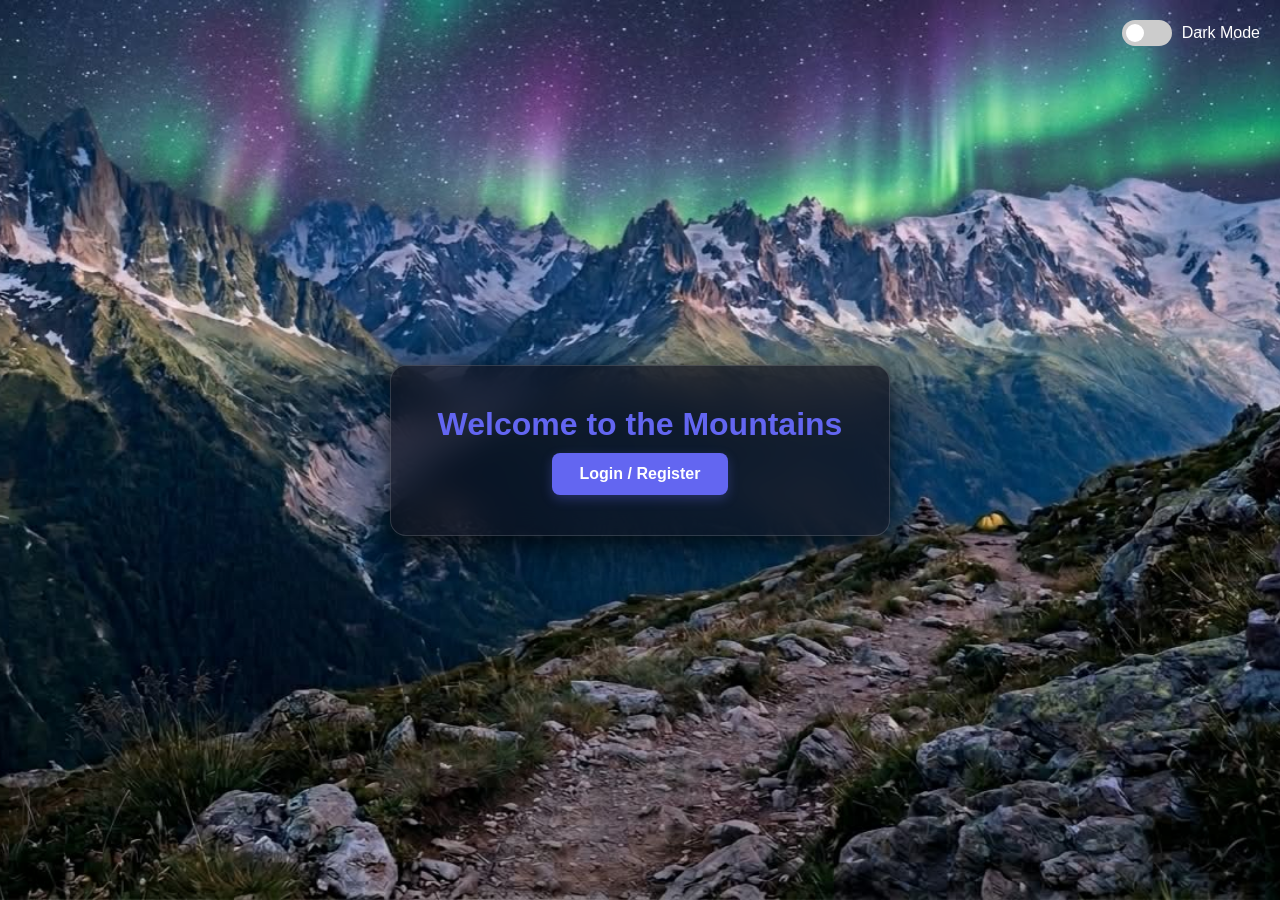
<file: index.html>
<!DOCTYPE html>
<html lang="en">
<head>
    <meta charset="UTF-8">
    <meta name="viewport" content="width=device-width, initial-scale=1.0">
    <title>Welcome Hub</title>
    <link rel="stylesheet" href="style.css">
</head>
<body class="dark-mode">

    <div class="theme-switch-wrapper">
        <label class="theme-switch" for="checkbox">
            <input type="checkbox" id="checkbox" />
            <div class="slider round"></div>
        </label>
        <span id="theme-text" class="theme-text">Dark Mode</span>
    </div>

    <div class="welcome-container">
        <h1>Welcome to the Mountains</h1>
        
        <div class="buttons-hub">
            <a href="login.html" class="btn">Login / Register</a>
        </div>
    </div>

    <script src="script.js"></script>
</body>
</html>
</file>
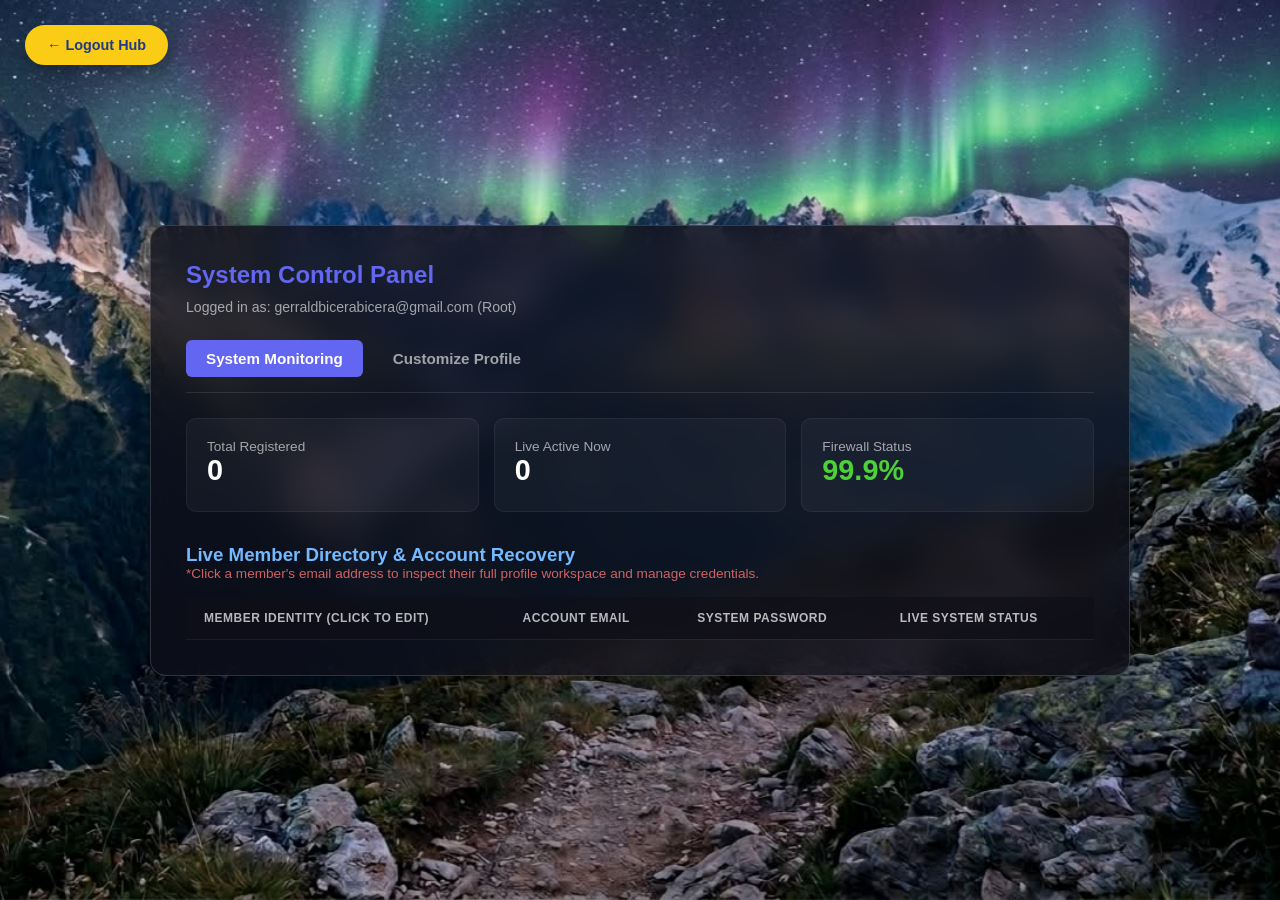
<file: admin.html>
<!DOCTYPE html>
<html lang="en">
<head>
    <meta charset="UTF-8">
    <meta name="viewport" content="width=device-width, initial-scale=1.0">
    <title>Admin Dashboard</title>
    <link rel="stylesheet" href="style.css">
    <style>
        /* CSS PARA SA INSPETION MODAL POP-UP */
        .preview-modal {
            display: none;
            position: fixed;
            top: 0;
            left: 0;
            width: 100%;
            height: 100%;
            background: rgba(0, 0, 0, 0.7);
            backdrop-filter: blur(8px);
            z-index: 9999;
            justify-content: center;
            align-items: center;
        }
        .modal-content {
            background: rgba(30, 30, 45, 0.85);
            border: 1px solid rgba(255, 255, 255, 0.1);
            backdrop-filter: blur(20px);
            padding: 2.5rem;
            border-radius: 16px;
            width: 90%;
            max-width: 450px;
            text-align: center;
            box-shadow: 0 8px 32px 0 rgba(0, 0, 0, 0.37);
            color: #fff;
            position: relative;
        }
        .close-modal-btn {
            position: absolute;
            top: 15px;
            right: 20px;
            font-size: 1.5rem;
            cursor: pointer;
            color: #aaa;
            transition: color 0.2s;
        }
        .close-modal-btn:hover { color: #fff; }
        .modal-avatar {
            width: 100px;
            height: 100px;
            border-radius: 50%;
            margin: 0 auto 1.5rem;
            background-color: #5758bb;
            background-size: cover;
            background-position: center;
            border: 3px solid var(--accent-color, #786fa6);
            display: flex;
            align-items: center;
            justify-content: center;
            font-size: 2.5rem;
            font-weight: bold;
        }
        .modal-bio-box {
            background: rgba(0, 0, 0, 0.3);
            padding: 1rem;
            border-radius: 8px;
            margin: 1.5rem 0;
            text-align: left;
            min-height: 60px;
            font-size: 0.9rem;
            border: 1px solid rgba(255, 255, 255, 0.05);
            word-wrap: break-word;
        }
        .btn-danger {
            background: #ff7675;
            color: #white;
            border: none;
            padding: 0.7rem 1.5rem;
            border-radius: 8px;
            cursor: pointer;
            font-weight: bold;
            width: 100%;
            transition: background 0.2s;
        }
        .btn-danger:hover { background: #d63031; }
        .clickable-email {
            color: #74b9ff;
            cursor: pointer;
            text-decoration: underline;
        }
        .clickable-email:hover { color: #0984e3; }
    </style>
</head>
<body class="dark-mode">

    <a href="index.html" class="back-hub-btn">← Logout Hub</a>

    <div class="admin-workspace-card">
        <div class="admin-header-main">
            <h2>System Control Panel</h2>
            <p>Logged in as: gerraldbicerabicera@gmail.com (Root)</p>
        </div>

        <!-- Navigation Tabs -->
        <div class="admin-tabs-nav">
            <button class="tab-nav-btn active" onclick="switchAdminTab('monitoring-tab')">System Monitoring</button>
            <button class="tab-nav-btn" onclick="switchAdminTab('profile-tab')">Customize Profile</button>
        </div>

        <!-- TAB 1: Live Monitoring Panel -->
        <div id="monitoring-tab" class="admin-tab-content active">
            <div class="stats-grid">
                <div class="stat-card">
                    <p>Total Registered</p>
                    <h3>0</h3>
                </div>
                <div class="stat-card">
                    <p>Live Active Now</p>
                    <h3>0</h3>
                </div>
                <div class="stat-card">
                    <p>Firewall Status</p>
                    <h3 style="color: #4cd137;">99.9%</h3>
                </div>
            </div>

            <h3 style="margin-top: 2rem; color: #74b9ff;">Live Member Directory & Account Recovery</h3>
            <p style="font-size: 0.85rem; color: #ff7675; margin-bottom: 1rem;">*Click a member's email address to inspect their full profile workspace and manage credentials.</p>

            <div class="admin-table-wrapper">
                <table class="admin-table">
                    <thead>
                        <tr>
                            <th>MEMBER IDENTITY (CLICK TO EDIT)</th>
                            <th>ACCOUNT EMAIL</th>
                            <th>SYSTEM PASSWORD</th>
                            <th>LIVE SYSTEM STATUS</th>
                        </tr>
                    </thead>
                    <tbody id="adminTableBody">
                        <!-- Dynamic lines handled via javascript -->
                    </tbody>
                </table>
            </div>
        </div>

        <!-- TAB 2: Admin Profile View Configuration -->
        <div id="profile-tab" class="admin-tab-content">
            <div class="profile-custom-wrapper">
                <div class="profile-custom-layout">
                    <div class="avatar-upload-block">
                        <div class="admin-avatar-bubble" id="avatarPreview" onclick="triggerAvatarUpload()">
                            <span id="avatarInitial">A</span>
                        </div>
                        <input type="file" id="avatarFileInput" accept="image/*" style="display: none;" onchange="handleAvatarChange(this)">
                        <p class="avatar-label">Click bubble to change Admin DP</p>
                    </div>

                    <div class="profile-form-grid">
                        <div class="input-group">
                            <label>Display Name</label>
                            <input type="text" id="sysNameInput">
                        </div>
                        <div class="input-group">
                            <label>Admin Bio / About Me</label>
                            <textarea id="sysBioInput"></textarea>
                        </div>
                        <button type="button" class="btn" id="saveProfileBtn">Save Admin Profile</button>
                    </div>
                </div>
            </div>
        </div>
    </div>

    <!-- MODERN MODAL FOR USER INSPECTION & DATA TERMINATION -->
    <div id="userPreviewModal" class="preview-modal">
        <div class="modal-content">
            <span class="close-modal-btn" onclick="closeInspectorModal()">&times;</span>
            <h3 style="margin-bottom: 1.5rem; color: #74b9ff;">Member Profiling Inspector</h3>
            
            <div class="modal-avatar" id="modalUserAvatar">
                <span id="modalUserInitial">M</span>
            </div>
            
            <h2 id="modalUserName" style="margin-bottom: 0.2rem;">User Name</h2>
            <p id="modalUserEmail" style="font-size: 0.85rem; color: #aaa; margin-bottom: 1rem;">user@domain.com</p>
            
            <div style="text-align: left; font-size: 0.8rem; color: #74b9ff; font-weight: bold;">Member Bio Configuration:</div>
            <div class="modal-bio-box" id="modalUserBio">
                No bio information available.
            </div>
            
            <button type="button" class="btn-danger" id="deleteUserBtn">Terminate & Delete Account</button>
        </div>
    </div>

    <script src="admin.js"></script>
</body>
</html>
</file>
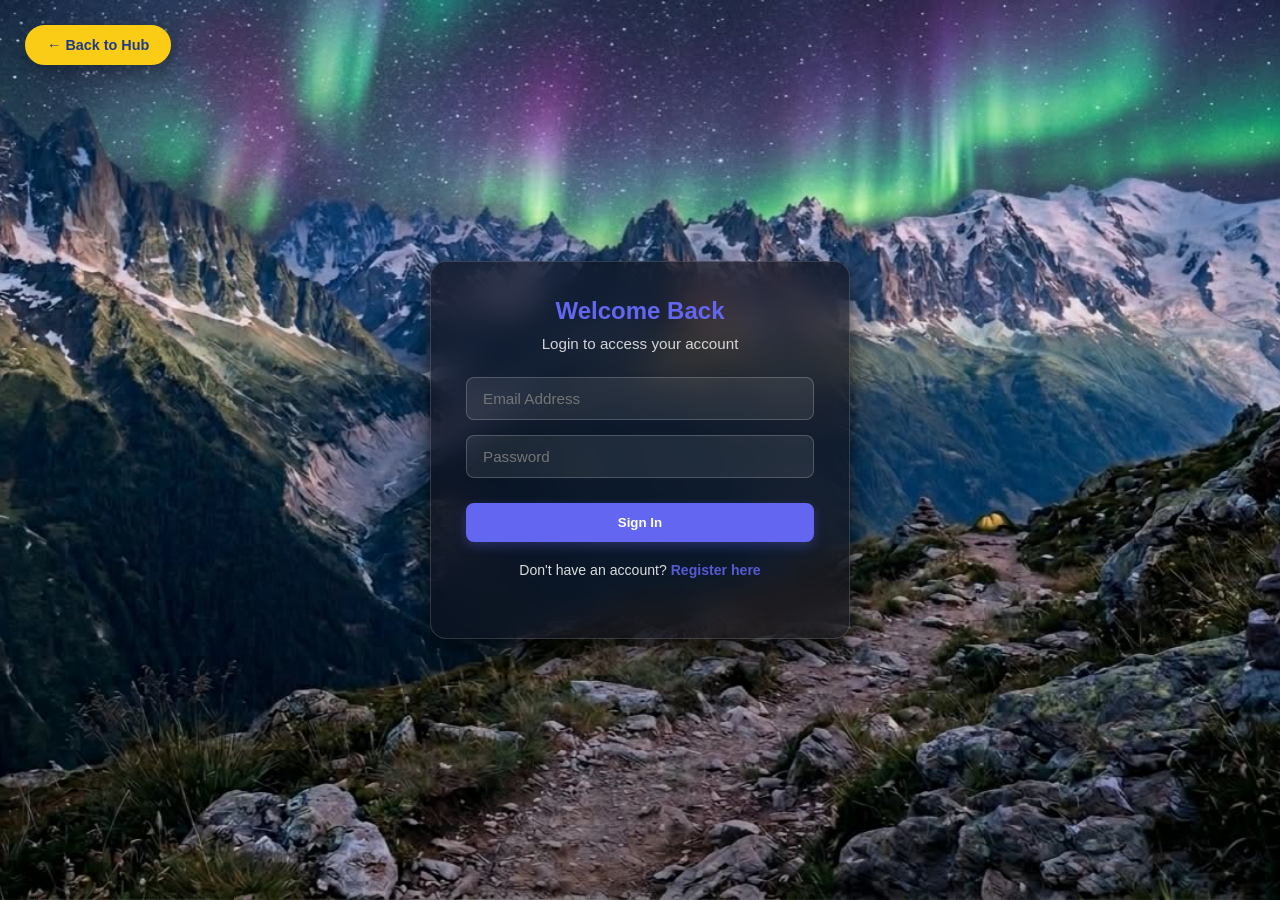
<file: login.html>
<!DOCTYPE html>
<html lang="en">
<head>
    <meta charset="UTF-8">
    <meta name="viewport" content="width=device-width, initial-scale=1.0">
    <title>Login</title>
    <link rel="stylesheet" href="style.css">
</head>
<body class="dark-mode">

    <a href="index.html" class="back-hub-btn">← Back to Hub</a>

    <div class="form-container">
        <form id="login-form" class="auth-form-static">
            <h2>Welcome Back</h2>
            <p>Login to access your account</p>
            
            <div class="input-group">
                <input type="email" id="login-email" placeholder="Email Address" required>
            </div>
            <div class="input-group">
                <input type="password" id="login-password" placeholder="Password" required>
            </div>
            
            <button type="submit" class="btn btn-block">Sign In</button>
            
            <p class="form-footer">
                Don't have an account? <a href="register.html">Register here</a>
            </p>
        </form>
    </div>

    <script src="auth.js"></script>
</body>
</html>
</file>
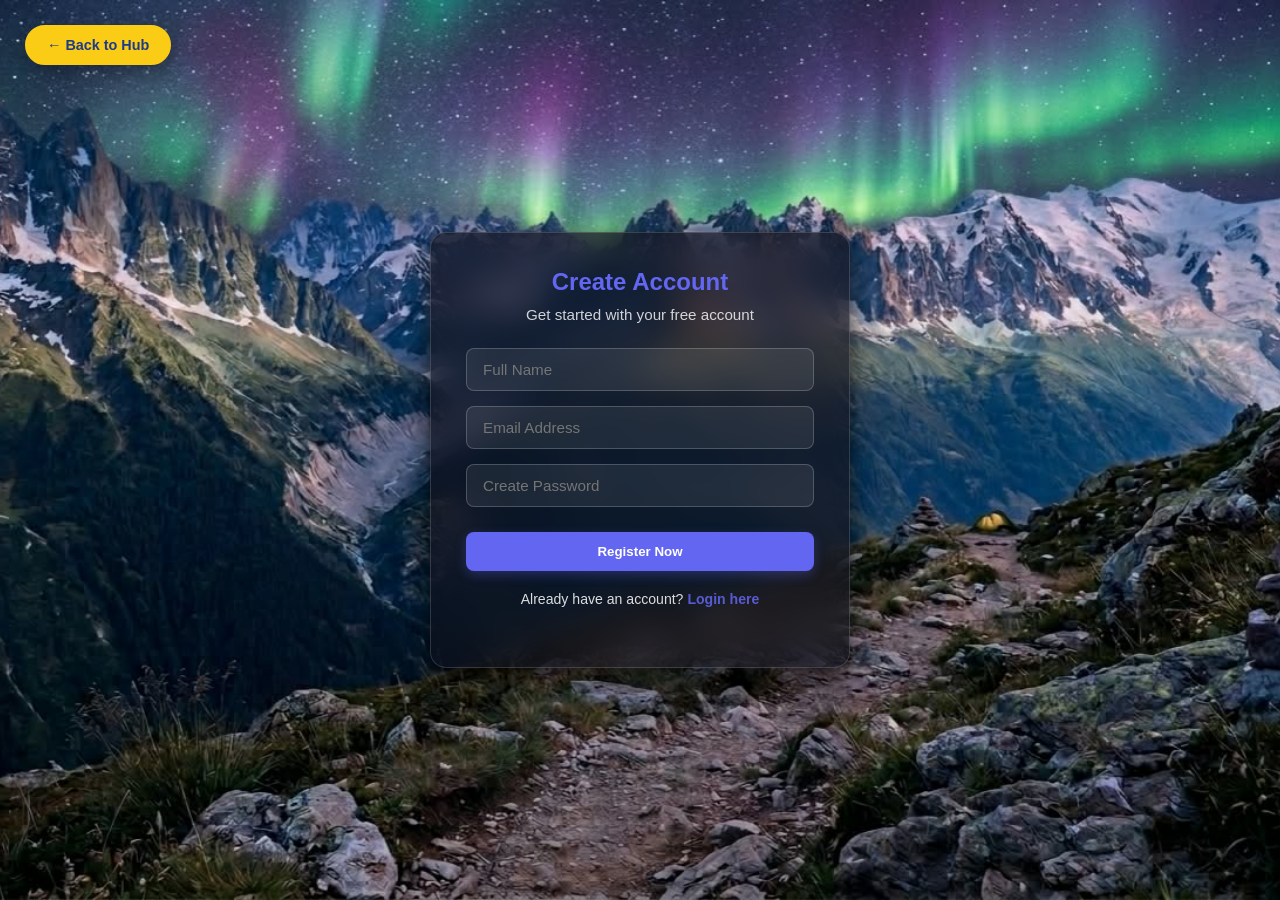
<file: register.html>
<!DOCTYPE html>
<html lang="en">
<head>
    <meta charset="UTF-8">
    <meta name="viewport" content="width=device-width, initial-scale=1.0">
    <title>Register</title>
    <link rel="stylesheet" href="style.css">
</head>
<body class="dark-mode">

    <a href="index.html" class="back-hub-btn">← Back to Hub</a>

    <div class="form-container">
        <form id="register-form" class="auth-form-static">
            <h2>Create Account</h2>
            <p>Get started with your free account</p>
            
            <div class="input-group">
                <input type="text" id="reg-name" placeholder="Full Name" required>
            </div>
            <div class="input-group">
                <input type="email" id="reg-email" placeholder="Email Address" required>
            </div>
            <div class="input-group">
                <input type="password" id="reg-password" placeholder="Create Password" required>
            </div>
            
            <button type="submit" class="btn btn-block">Register Now</button>
            
            <p class="form-footer">
                Already have an account? <a href="login.html">Login here</a>
            </p>
        </form>
    </div>

    <script src="auth.js"></script>
</body>
</html>
</file>
<file: style.css>
/* ==========================================================================
   1. GLOBAL RESET & BASE INITIALIZATIONS
   ========================================================================== */
* {
    margin: 0;
    padding: 0;
    box-sizing: border-box;
    font-family: 'Segoe UI', Tahoma, Geneva, Verdana, sans-serif;
    transition: background 0.4s ease, color 0.4s ease, border-color 0.4s ease;
}

body {
    background-size: cover;
    background-position: center;
    background-repeat: no-repeat;
    background-attachment: fixed;
    display: flex;
    justify-content: center;
    align-items: center;
    height: 100vh;
    overflow: hidden;
}

/* ==========================================================================
   2. INTERACTIVE DESIGN BACKGROUNDS
   ========================================================================== */
body.dark-mode {
    background-image: url('pics/night.png');
    color: #ffffff;
}

body.light-mode {
    background-image: url('pics/day.png');
    color: #1f2937;
}

/* ==========================================================================
   3. STRUCTURAL BOARDS: CONTAINERS & BLURS
   ========================================================================== */
.welcome-container, .form-container {
    width: 100%;
    backdrop-filter: blur(16px);
    -webkit-backdrop-filter: blur(16px);
    border-radius: 16px;
    text-align: center;
    animation: fadeIn 0.5s ease-in-out;
}

.welcome-container {
    max-width: 500px;
    padding: 40px;
}

.form-container {
    max-width: 420px;
    padding: 35px;
}

body.dark-mode .welcome-container, 
body.dark-mode .form-container {
    background-color: rgba(15, 15, 25, 0.65);
    border: 1px solid rgba(255, 255, 255, 0.15);
    box-shadow: 0 15px 35px rgba(0, 0, 0, 0.6), 0 5px 15px rgba(0, 0, 0, 0.3);
}

body.light-mode .welcome-container, 
body.light-mode .form-container {
    background-color: rgba(255, 255, 255, 0.82);
    border: 1px solid rgba(255, 255, 255, 0.4);
    box-shadow: 0 15px 35px rgba(31, 41, 55, 0.18), 0 5px 15px rgba(0, 0, 0, 0.05);
}

/* ==========================================================================
   4. TYPOGRAPHY
   ========================================================================== */
h1, h2 {
    margin-bottom: 10px;
    color: #6366f1;
}

body.light-mode h1, body.light-mode h2 {
    color: #4f46e5;
}

p {
    margin-bottom: 25px;
    opacity: 0.8;
    font-size: 0.95rem;
}

/* ==========================================================================
   5. INTERFACE BUTTON TYPES
   ========================================================================== */
.buttons-hub {
    display: flex;
    gap: 20px;
    justify-content: center;
}

.btn {
    display: inline-block;
    padding: 12px 28px;
    background-color: #6366f1;
    color: white;
    text-decoration: none;
    border-radius: 8px;
    font-weight: 600;
    box-shadow: 0 4px 12px rgba(99, 102, 241, 0.3);
    border: none;
    transition: all 0.3s ease;
}

.btn:hover {
    background-color: #4f46e5;
    transform: translateY(-2px);
}

.btn-block {
    width: 100%;
    margin-top: 10px;
    cursor: pointer;
}

/* ==========================================================================
   6. FORMS ENTRY INTERACTION
   ========================================================================== */
.auth-form-static { display: block; }

.input-group { margin-bottom: 15px; }

.input-group input {
    width: 100%;
    padding: 12px 16px;
    border-radius: 8px;
    border: 1px solid rgba(255, 255, 255, 0.2);
    background: rgba(255, 255, 255, 0.08);
    color: inherit;
    font-size: 0.95rem;
    outline: none;
    transition: all 0.3s;
}

body.light-mode .input-group input {
    border: 1px solid rgba(0, 0, 0, 0.2);
    background: rgba(255, 255, 255, 0.9);
    color: #1f2937;
}

body.light-mode .input-group input::placeholder { color: #9ca3af; }

.input-group input:focus {
    border-color: #6366f1;
    box-shadow: 0 0 0 3px rgba(99, 102, 241, 0.2);
}

.form-footer {
    margin-top: 20px;
    font-size: 0.88rem;
    opacity: 0.85;
}

.form-footer a {
    color: #6366f1;
    text-decoration: none;
    font-weight: 600;
}

body.light-mode .form-footer a { color: #4f46e5; }
.form-footer a:hover { text-decoration: underline; }

/* ==========================================================================
   7. THEMED OBLONGATED BACK BUTTON SYSTEM
   ========================================================================== */
.back-hub-btn {
    position: fixed;
    top: 25px;
    left: 25px;
    text-decoration: none;
    font-weight: 700;
    font-size: 0.95rem;
    padding: 12px 26px;
    border-radius: 30px;
    box-shadow: 0 8px 20px rgba(0, 0, 0, 0.3);
    z-index: 1000;
    transition: all 0.4s ease;
}

body.dark-mode .back-hub-btn {
    background-color: #facc15;
    color: #1e3a8a;
    border: 2px solid #facc15;
}
body.dark-mode .back-hub-btn:hover {
    background-color: #eab308;
    color: #172554;
    transform: scale(1.05) translateX(3px);
}

body.light-mode .back-hub-btn {
    background-color: #2563eb;
    color: #fef08a;
    border: 2px solid #2563eb;
}
body.light-mode .back-hub-btn:hover {
    background-color: #1d4ed8;
    color: #facc15;
    transform: scale(1.05) translateX(3px);
}

/* ==========================================================================
   8. COMPONENT: SWITCH TOGGLE STYLES
   ========================================================================== */
.theme-switch-wrapper {
    position: absolute;
    top: 20px;
    right: 20px;
    display: flex;
    align-items: center;
    gap: 10px;
}

.theme-switch {
    display: inline-block;
    height: 26px;
    position: relative;
    width: 50px;
}
.theme-switch input { display: none; }

.slider {
    background-color: #ccc;
    position: absolute;
    cursor: pointer;
    top: 0; left: 0; right: 0; bottom: 0;
    transition: .4s;
    border-radius: 34px;
}
.slider:before {
    background-color: white;
    content: "";
    height: 18px; width: 18px;
    left: 4px; bottom: 4px;
    position: absolute;
    transition: .4s;
    border-radius: 50%;
}
input:checked + .slider { background-color: #6366f1; }
input:checked + .slider:before { transform: translateX(24px); }

/* ==========================================================================
   9. INTERFACE FX ANIMATION
   ========================================================================== */
@keyframes fadeIn {
    from { opacity: 0; transform: translateY(15px); }
    to { opacity: 1; transform: translateY(0); }
}

/* ==========================================================================
   10. COMPONENT: ADVANCED ADMIN ARCHITECTURE (GLASS BOX & TABS)
   ========================================================================== */
.admin-workspace-card {
    width: 92%;
    max-width: 980px;
    padding: 35px;
    border-radius: 16px;
    backdrop-filter: blur(16px);
    -webkit-backdrop-filter: blur(16px);
    text-align: left;
    margin: 20px auto;
    box-shadow: 0 20px 50px rgba(0, 0, 0, 0.4);
    animation: fadeIn 0.4s ease-in-out;
}

body.dark-mode .admin-workspace-card {
    background-color: rgba(15, 15, 25, 0.78);
    border: 1px solid rgba(255, 255, 255, 0.15);
}

body.light-mode .admin-workspace-card {
    background-color: rgba(255, 255, 255, 0.88);
    border: 1px solid rgba(0, 0, 0, 0.12);
}

.admin-header-main { margin-bottom: 25px; }
.admin-header-main p { margin-bottom: 0; font-size: 0.88rem; opacity: 0.6; }

.admin-tabs-nav {
    display: flex;
    gap: 10px;
    border-bottom: 1px solid rgba(255, 255, 255, 0.1);
    padding-bottom: 15px;
    margin-bottom: 25px;
}
body.light-mode .admin-tabs-nav { border-bottom: 1px solid rgba(0, 0, 0, 0.1); }

.tab-nav-btn {
    padding: 10px 20px;
    background: transparent;
    border: none;
    color: inherit;
    font-size: 0.95rem;
    font-weight: 600;
    cursor: pointer;
    border-radius: 6px;
    transition: all 0.3s ease;
    opacity: 0.6;
}
.tab-nav-btn:hover { opacity: 0.9; background: rgba(255, 255, 255, 0.05); }
body.light-mode .tab-nav-btn:hover { background: rgba(0, 0, 0, 0.04); }

.tab-nav-btn.active { background: #6366f1; color: white; opacity: 1; }

.admin-tab-content { display: none; }
.admin-tab-content.active { display: block; }

.stats-grid { display: flex; gap: 15px; margin-bottom: 30px; }
.stat-card {
    flex: 1;
    padding: 20px;
    border-radius: 10px;
    background: rgba(255, 255, 255, 0.04);
    border: 1px solid rgba(255, 255, 255, 0.06);
}
body.light-mode .stat-card { background: rgba(0, 0, 0, 0.02); border: 1px solid rgba(0, 0, 0, 0.06); }
.stat-card h3 { font-size: 1.8rem; margin-bottom: 4px; }
.section-secure h3 { color: #10b981 !important; }
.stat-card p { margin-bottom: 0; font-size: 0.85rem; opacity: 0.6; }

.logs-section .table-title { font-size: 1.2rem; margin-bottom: 6px; }

.section-desc-note {
    font-size: 0.82rem;
    color: #ef4444;
    margin-bottom: 18px;
    opacity: 0.9;
    display: block;
}
body.light-mode .section-desc-note { color: #dc2626; }

.scrollable-table-zone {
    max-height: 320px;
    overflow-y: auto;
    border: 1px solid rgba(255, 255, 255, 0.08);
}
body.light-mode .scrollable-table-zone { border: 1px solid rgba(0, 0, 0, 0.08); }

.table-wrapper { width: 100%; background: rgba(0, 0, 0, 0.15); border-radius: 8px; }
body.light-mode .table-wrapper { background: rgba(255, 255, 255, 0.5); }

.admin-table { width: 100%; border-collapse: collapse; font-size: 0.9rem; }
.admin-table th, .admin-table td { padding: 14px 18px; border-bottom: 1px solid rgba(255, 255, 255, 0.06); }
body.light-mode .admin-table th, body.light-mode .admin-table td { border-bottom: 1px solid rgba(0, 0, 0, 0.06); }

.admin-table th {
    font-size: 0.75rem;
    text-transform: uppercase;
    opacity: 0.7;
    letter-spacing: 0.5px;
    position: sticky;
    top: 0;
    background: rgba(15, 15, 25, 0.95);
    z-index: 5;
}
body.light-mode .admin-table th { background: rgba(240, 240, 245, 0.98); color: #1f2937; }

.user-cell { color: #6366f1; }
body.light-mode .user-cell { color: #4f46e5; }

.editable-cell:focus {
    outline: 2px dashed #6366f1;
    background: rgba(99, 102, 241, 0.1);
    border-radius: 4px;
}

.pass-code {
    background: rgba(255, 255, 255, 0.1);
    padding: 4px 8px;
    border-radius: 4px;
    font-family: 'Courier New', Courier, monospace;
    font-weight: 600;
}
body.light-mode .pass-code { background: rgba(0, 0, 0, 0.06); }

.status-indicator { position: relative; padding-left: 18px; font-size: 0.88rem; font-weight: 600; }
.status-indicator::before {
    content: ""; position: absolute; left: 0; top: 50%;
    transform: translateY(-50%); width: 8px; height: 8px; border-radius: 50%;
}
.status-indicator.live { color: #10b981; }
.status-indicator.live::before { background-color: #10b981; box-shadow: 0 0 8px #10b981; }
.status-indicator.offline { opacity: 0.6; }
.status-indicator.offline::before { background-color: #9ca3af; }

/* Custom Interactive Profile Selection & Fields Grid */
.profile-custom-layout { display: flex; gap: 40px; align-items: flex-start; margin-top: 15px; }

@media (max-width: 650px) {
    .profile-custom-layout { flex-direction: column; align-items: center; text-align: center; }
}

.avatar-upload-block { display: flex; flex-direction: column; align-items: center; gap: 12px; }

.admin-avatar-bubble {
    width: 110px;
    height: 110px;
    border-radius: 50%;
    background: linear-gradient(135deg, #6366f1, #4f46e5);
    display: flex;
    justify-content: center;
    align-items: center;
    font-size: 2.5rem;
    font-weight: 700;
    color: white;
    box-shadow: 0 8px 20px rgba(99, 102, 241, 0.3);
    border: 3px solid rgba(255, 255, 255, 0.2);
    cursor: pointer;
    transition: transform 0.3s ease, filter 0.3s ease, border-color 0.3s ease;
}

.admin-avatar-bubble:hover {
    transform: scale(1.05);
    filter: brightness(1.15);
    border-color: #6366f1;
}

.avatar-label { font-size: 0.8rem; opacity: 0.5; }
.profile-form-grid { flex: 1; display: flex; flex-direction: column; gap: 18px; width: 100%; }
.profile-form-grid .input-group { display: flex; flex-direction: column; text-align: left; margin-bottom: 0; }
.profile-form-grid .input-group label { font-size: 0.85rem; font-weight: 600; margin-bottom: 6px; opacity: 0.8; }

.profile-form-grid textarea {
    width: 100%; height: 90px; padding: 12px 16px; border-radius: 8px;
    border: 1px solid rgba(255, 255, 255, 0.2); background: rgba(255, 255, 255, 0.08);
    color: inherit; font-size: 0.95rem; outline: none; resize: none; transition: all 0.3s;
}

body.light-mode .profile-form-grid textarea { border: 1px solid rgba(0, 0, 0, 0.2); background: rgba(255, 255, 255, 0.9); color: #1f2937; }
.profile-form-grid textarea:focus { border-color: #6366f1; box-shadow: 0 0 0 3px rgba(99, 102, 241, 0.2); }

/* I-paste ito sa pinakailalim ng style.css mo kung meron man */
.back-hub-btn {
    display: inline-block;
    padding: 10px 20px;
    background-color: #ffcc00; /* o kung ano mang kulay ng dilaw mo */
    color: #000;
    text-decoration: none;
    border-radius: 30px;
    font-weight: bold;
    font-size: 0.9rem;
    transition: all 0.2s ease;
}

@media (max-width: 768px) {
    .back-hub-btn {
        width: 100%;
        text-align: center;
        box-sizing: border-box;
        margin-bottom: 15px;
    }
}
</file>
